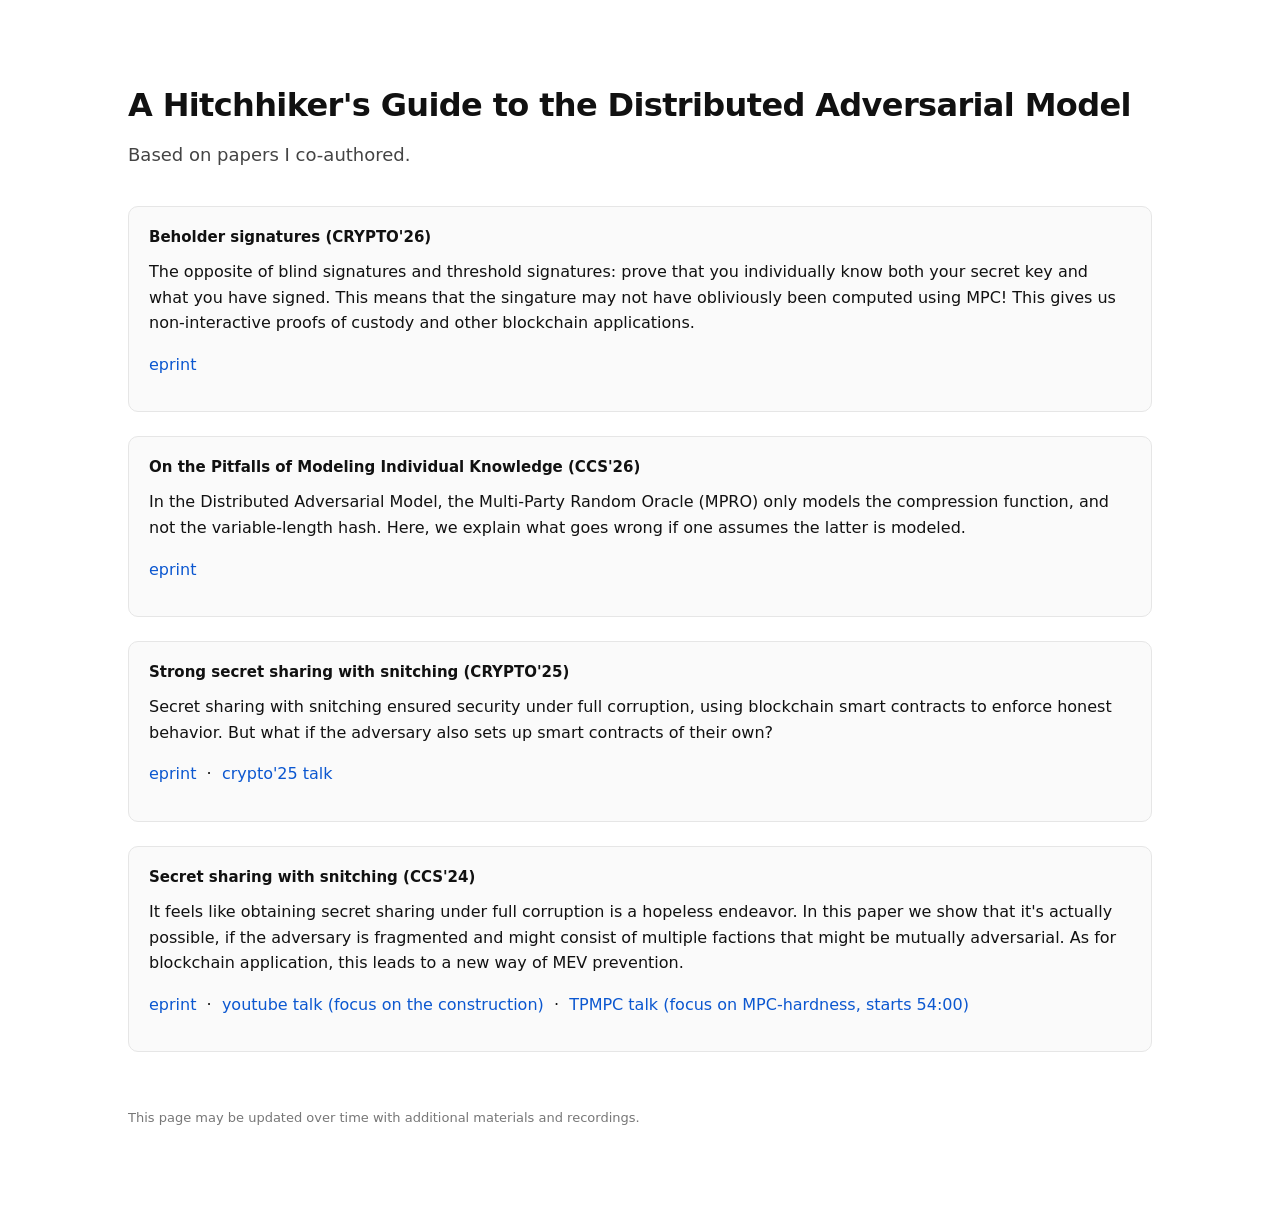
<file: dam/index.html>
<!doctype html>
<html lang="en">

<head>
    <meta charset="utf-8" />
    <meta name="viewport" content="width=device-width, initial-scale=1" />
    <title>A Hitchhiker's Guide to the Distributed Adversarial Model</title>
    <link rel="stylesheet" href="../styles.css" />
</head>

<body>
    <div class="container">

        <h1>A Hitchhiker's Guide to the Distributed Adversarial Model</h1>

        <div class="subtitle">
                Based on papers I co-authored.
        </div>

        <div class="box">

                <div class="label">Beholder signatures (CRYPTO'26)</div>
                The opposite of blind signatures and threshold signatures: prove that you individually know both your secret key and what you have signed.
		This means that the singature may not have obliviously been computed using MPC!
                This gives us non-interactive proofs of custody and other blockchain applications.

            <p>
                <a href="https://eprint.iacr.org/2025/1900" target="_blank">
                    eprint
                </a>
                <!-- &nbsp;·&nbsp;
                <a href="#" onclick="loadSlidesPreview(); return false;">
                    youtube talk
                </a> -->
            </p>

            <div id="slides-preview" style="margin-top:16px;"></div>
        </div>

        <div class="box">

            <div class="label">On the Pitfalls of Modeling Individual Knowledge (CCS'26)</div>
            In the Distributed Adversarial Model, the Multi-Party Random Oracle (MPRO) only models the compression function,
            and not the variable-length hash. Here, we explain what goes wrong if one assumes the latter is modeled.

            <p>
                <a href="https://eprint.iacr.org/2025/2268" target="_blank">
                    eprint
                </a>
                <!-- &nbsp;·&nbsp;
                <a href="#" onclick="loadSlidesPreview(); return false;">
                    youtube talk
                </a> -->
            </p>

            <div id="slides-preview" style="margin-top:16px;"></div>
        </div>

        <div class="box">

            <div class="label">Strong secret sharing with snitching (CRYPTO'25)</div>
            Secret sharing with snitching ensured security under full corruption,
            using blockchain smart contracts to enforce honest behavior. 
            But what if the adversary also sets up smart contracts of their own?

            <p>
                <a href="https://eprint.iacr.org/2025/1119" target="_blank">
                    eprint
                </a>
                &nbsp;·&nbsp;
                <a href="https://youtu.be/QuyfwJCSG7E?t=1100" target="_blank">
                    crypto'25 talk
                </a>
            </p>

            <div id="slides-preview" style="margin-top:16px;"></div>
        </div>

        <div class="box">

            <div class="label">Secret sharing with snitching (CCS'24)</div>
            It feels like obtaining secret sharing under full corruption is a hopeless endeavor.
            In this paper we show that it's actually possible, if the adversary is fragmented and might 
            consist of multiple factions that might be mutually adversarial. 
            As for blockchain application, this leads to a new way of MEV prevention.

            <p>
                <a href="https://eprint.iacr.org/2024/1610" target="_blank">
                    eprint
                </a>
                &nbsp;·&nbsp;
                <a href="https://www.youtube.com/watch?v=-PrsDF3h9oA" target="_blank">
                    youtube talk (focus on the construction)
                </a>
                &nbsp;·&nbsp;
                <a href="https://au.cloud.panopto.eu/Panopto/Pages/Viewer.aspx?id=f49a9ff2-e0c5-4414-8907-b451007a4061" target="_blank">
                    TPMPC talk (focus on MPC-hardness, starts 54:00)
                </a>
            </p>             

            <div id="slides-preview" style="margin-top:16px;"></div>
        </div>

        <div class="footer">
            This page may be updated over time with additional materials and recordings.
        </div>

    </div>


    <!-- <script>
        let slidesLoaded = false;

        function loadSlidesPreview() {
            if (slidesLoaded) return;

            const container = document.getElementById("slides-preview");

            container.innerHTML = `
    <iframe
      src="slides.pdf"
      width="100%"
      height="600px"
      style="border:1px solid #ddd; border-radius:8px;">
    </iframe>
  `;

            slidesLoaded = true;
        }
    </script> -->
</body>

</html>
</file>
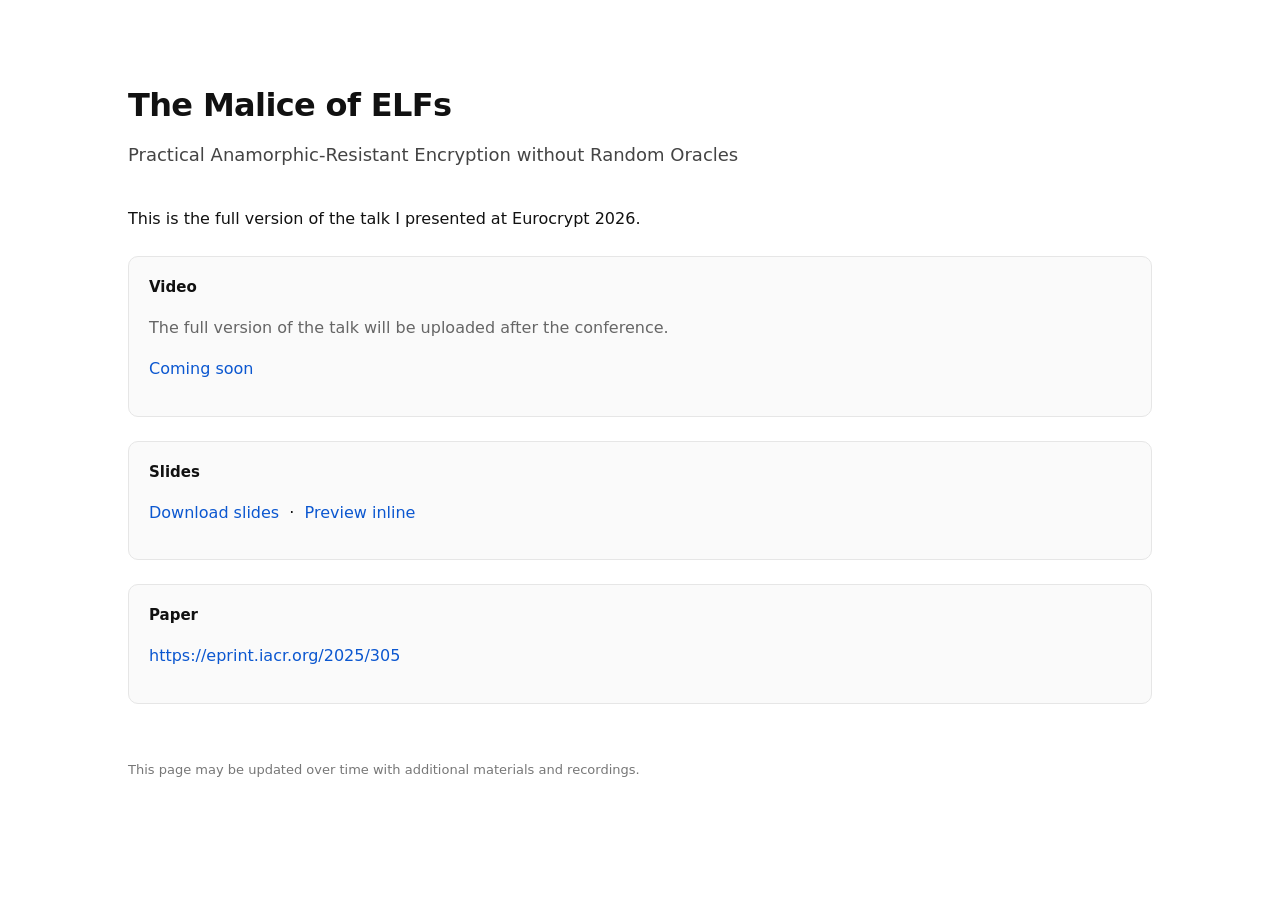
<file: elfs-talk/index.html>
<!doctype html>
<html lang="en">

<head>
    <meta charset="utf-8" />
    <meta name="viewport" content="width=device-width, initial-scale=1" />
    <title>The Malice of ELFs — Talk</title>
    <link rel="stylesheet" href="../styles.css" />
</head>

<body>
    <div class="container">

        <h1>The Malice of ELFs</h1>

        <div class="subtitle">
            Practical Anamorphic-Resistant Encryption without Random Oracles
        </div>

        This is the full version of the talk I presented at Eurocrypt 2026.

        <div class="box">
            <div class="label">Video</div>

            <p class="muted">
                The full version of the talk will be uploaded after the conference.
            </p>

            <p>
                <a href="#" onclick="return false;">
                    Coming soon
                </a>
            </p>
        </div>

        <div class="box">
            <div class="label">Slides</div>

            <p>
                <a href="slides.pdf" target="_blank">
                    Download slides
                </a>
                &nbsp;·&nbsp;
                <a href="#" onclick="loadSlidesPreview(); return false;">
                    Preview inline
                </a>
            </p>

            <div id="slides-preview" style="margin-top:16px;"></div>
        </div>

        <div class="box">
            <div class="label">Paper</div>
            <p>
                <a href="https://eprint.iacr.org/2025/305" target="_blank">
                    https://eprint.iacr.org/2025/305
                </a>
            </p>
        </div>

        <div class="footer">
            This page may be updated over time with additional materials and recordings.
        </div>

    </div>


    <script>
        let slidesLoaded = false;

        function loadSlidesPreview() {
            if (slidesLoaded) return;

            const container = document.getElementById("slides-preview");

            container.innerHTML = `
    <iframe
      src="slides.pdf"
      width="100%"
      height="600px"
      style="border:1px solid #ddd; border-radius:8px;">
    </iframe>
  `;

            slidesLoaded = true;
        }
    </script>
</body>

</html>
</file>
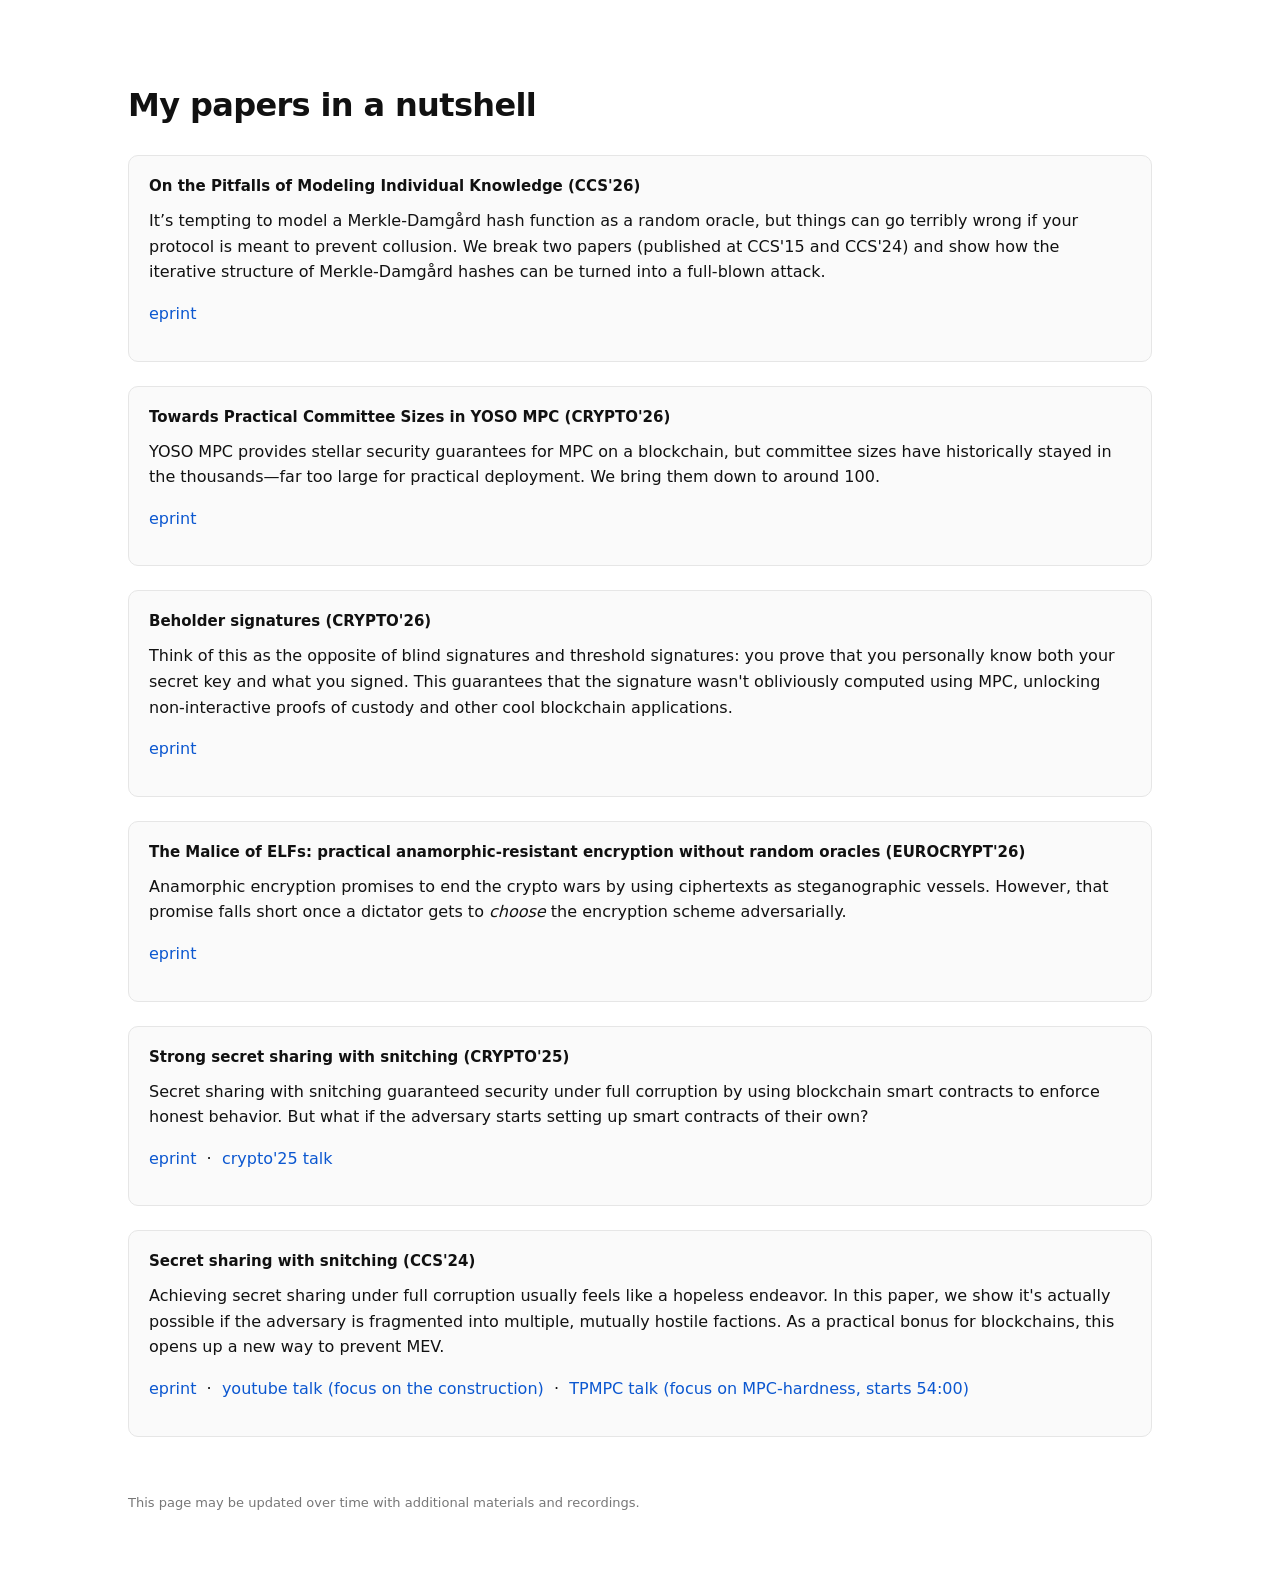
<file: papers/index.html>
<!doctype html>
<html lang="en">

<head>
    <meta charset="utf-8" />
    <meta name="viewport" content="width=device-width, initial-scale=1" />
    <title>A Hitchhiker's Guide to my papers</title>
    <link rel="stylesheet" href="../styles.css" />
</head>

<body>
    <div class="container">

        <h1>My papers in a nutshell</h1>
<!-- 
        <div class="subtitle">
                Based on papers I co-authored.
        </div> -->

        <div class="box">
            <div class="label">On the Pitfalls of Modeling Individual Knowledge (CCS'26)</div>
            It’s tempting to model a Merkle-Damgård hash function as a random oracle, but things can go terribly wrong 
            if your protocol is meant to prevent collusion. We break two papers (published at CCS'15 and CCS'24) and show how the iterative 
            structure of Merkle-Damgård hashes can be turned into a full-blown attack.
            <p>
                <a href="https://eprint.iacr.org/2025/2268" target="_blank">
                    eprint
                </a>
                <!-- &nbsp;·&nbsp;
                <a href="#" onclick="loadSlidesPreview(); return false;">
                    youtube talk
                </a> -->
            </p>

            <div class="slides-preview" style="margin-top:16px;"></div>
        </div>

        <div class="box">
            <div class="label">Towards Practical Committee Sizes in YOSO MPC (CRYPTO'26)</div>
                YOSO MPC provides stellar security guarantees for MPC on a blockchain, 
                but committee sizes have historically stayed in the thousands—far too large for practical deployment.
                We bring them down to around 100. 
            <p>
                <a href="https://eprint.iacr.org/2026/919" target="_blank">
                    eprint
                </a>
                <!-- &nbsp;·&nbsp;
                <a href="#" onclick="loadSlidesPreview(); return false;">
                    youtube talk
                </a> -->
            </p>

            <div class="slides-preview" style="margin-top:16px;"></div>
        </div>

        <div class="box">

            <div class="label">Beholder signatures (CRYPTO'26)</div>
                Think of this as the opposite of blind signatures and threshold signatures: you prove that you personally know both your secret key and what you signed.
                This guarantees that the signature wasn't obliviously computed using MPC, unlocking non-interactive proofs of custody and other cool blockchain applications.

            <p>
                <a href="https://eprint.iacr.org/2025/1900" target="_blank">
                    eprint
                </a>
                <!-- &nbsp;·&nbsp;
                <a href="#" onclick="loadSlidesPreview(); return false;">
                    youtube talk
                </a> -->
            </p>

            <div class="slides-preview" style="margin-top:16px;"></div>
        </div>

        <div class="box">
            <div class="label">The Malice of ELFs: practical anamorphic-resistant encryption without random oracles (EUROCRYPT'26)</div>
                Anamorphic encryption promises to end the crypto wars by using ciphertexts as steganographic vessels. 
                However, that promise falls short once a dictator gets to <em>choose</em> the encryption scheme adversarially.
            <p>
                <a href="https://eprint.iacr.org/2025/305" target="_blank">
                    eprint
                </a>
                <!-- &nbsp;·&nbsp;
                <a href="#" onclick="loadSlidesPreview(); return false;">
                    youtube talk
                </a> -->
            </p>

            <div class="slides-preview" style="margin-top:16px;"></div>
        </div>

        <div class="box">

            <div class="label">Strong secret sharing with snitching (CRYPTO'25)</div>
            Secret sharing with snitching guaranteed security under full corruption by 
            using blockchain smart contracts to enforce honest behavior. 
            But what if the adversary starts setting up smart contracts of their own?

            <p>
                <a href="https://eprint.iacr.org/2025/1119" target="_blank">
                    eprint
                </a>
                &nbsp;·&nbsp;
                <a href="https://youtu.be/QuyfwJCSG7E?t=1100" target="_blank">
                    crypto'25 talk
                </a>
            </p>

            <div class="slides-preview" style="margin-top:16px;"></div>
        </div>

        <div class="box">

            <div class="label">Secret sharing with snitching (CCS'24)</div>
            Achieving secret sharing under full corruption usually feels like a hopeless endeavor.
            In this paper, we show it's actually possible if the adversary is fragmented into 
            multiple, mutually hostile factions. 
            As a practical bonus for blockchains, this opens up a new way to prevent MEV.

            <p>
                <a href="https://eprint.iacr.org/2024/1610" target="_blank">
                    eprint
                </a>
                &nbsp;·&nbsp;
                <a href="https://www.youtube.com/watch?v=-PrsDF3h9oA" target="_blank">
                    youtube talk (focus on the construction)
                </a>
                &nbsp;·&nbsp;
                <a href="https://au.cloud.panopto.eu/Panopto/Pages/Viewer.aspx?id=f49a9ff2-e0c5-4414-8907-b451007a4061" target="_blank">
                    TPMPC talk (focus on MPC-hardness, starts 54:00)
                </a>
            </p>             

            <div class="slides-preview" style="margin-top:16px;"></div>
        </div>

        <div class="footer">
            This page may be updated over time with additional materials and recordings.
        </div>

    </div>


    <!-- <script>
        let slidesLoaded = false;

        function loadSlidesPreview() {
            if (slidesLoaded) return;

            const container = document.getElementById("slides-preview");

            container.innerHTML = `
    <iframe
      src="slides.pdf"
      width="100%"
      height="600px"
      style="border:1px solid #ddd; border-radius:8px;">
    </iframe>
  `;

            slidesLoaded = true;
        }
    </script> -->
</body>

</html>
</file>
<file: styles.css>
body {
    font-family: system-ui, sans-serif;
    margin: 0;
    background: #ffffff;
    color: #111111;
    line-height: 1.6;
}

.container {
    max-width: 1024px;
    margin: 80px auto;
    padding: 0 24px;
}

h1 {
    font-size: 32px;
    margin-bottom: 10px;
    font-weight: 700;
    letter-spacing: -0.02em;
}

.subtitle {
    font-size: 18px;
    color: #444444;
    margin-bottom: 36px;
}

.box {
    border: 1px solid #e6e6e6;
    border-radius: 10px;
    padding: 18px 20px;
    margin: 24px 0;
    background: #fafafa;
}

.label {
    font-size: 15px;
    font-weight: 700;
    margin-bottom: 10px;
}

a {
    color: #0b57d0;
    text-decoration: none;
}

a:hover {
    text-decoration: underline;
}

.muted {
    color: #666666;
}

.summary {
    margin-top: 0;
}

.footer {
    margin-top: 56px;
    font-size: 13px;
    color: #777777;
}

code {
    background: #f0f0f0;
    padding: 2px 5px;
    border-radius: 4px;
    font-size: 90%;
}
</file>
